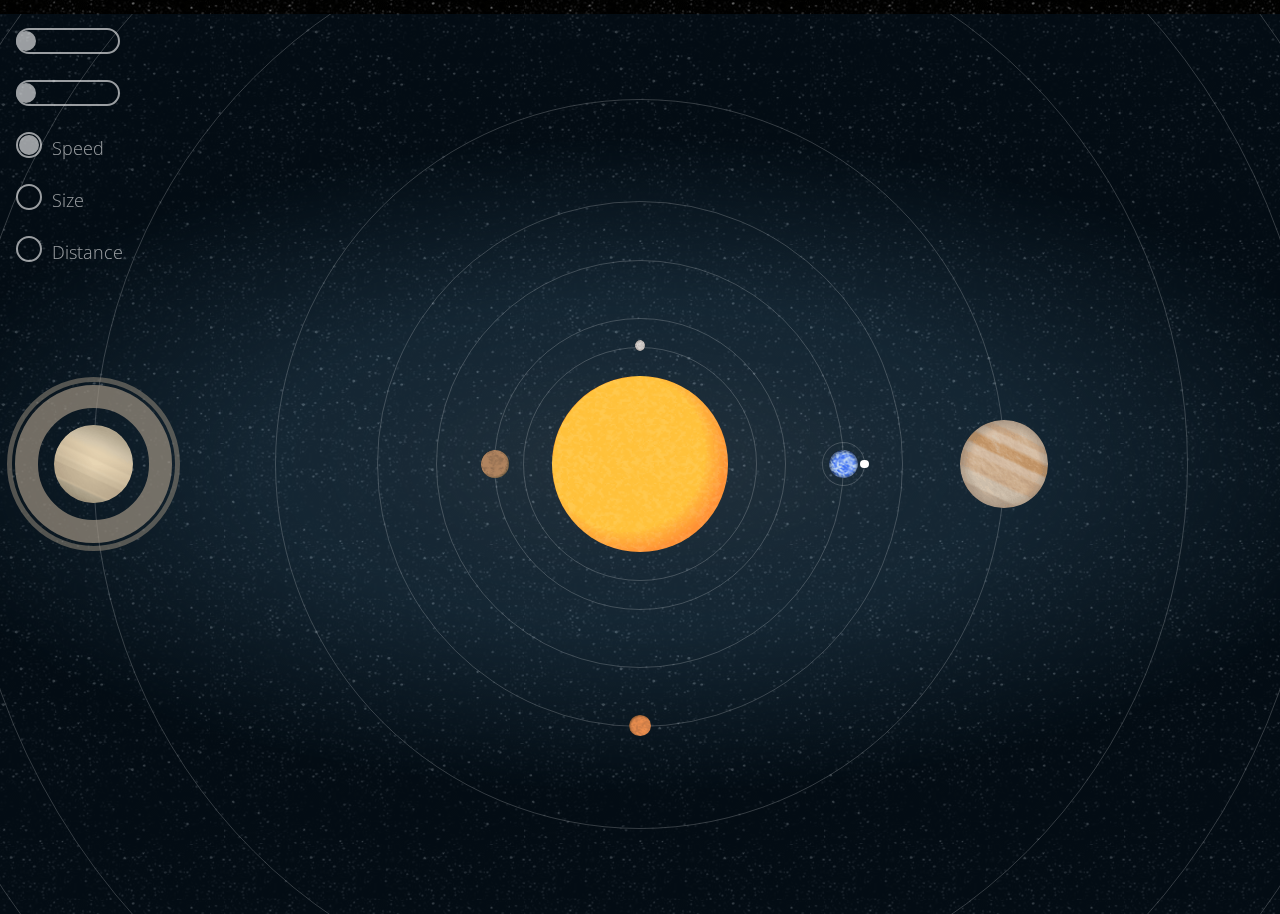
<file: html/solar-system.html>
<!DOCTYPE html>
<html lang="en">
<head>
    <meta charset="UTF-8">
    <meta http-equiv="X-UA-Compatible" content="IE=edge">
    <meta name="viewport" content="width=device-width, initial-scale=1.0">
    <title>Document</title>
    <link rel="stylesheet" href="/styles/solar-system-style.css">
</head>
<body>
    <div class="navbar">
        <a id="toggle-controls">
            <i class="icon-controls">Controls</i>
        </a>
    </div>
    <div id="controls">
        <label class="set-view">
            <input type="checkbox">
        </label>
        <label class="set-zoom">
            <input type="checkbox">
        </label>
        <label>
            <input type="radio" class="set-speed" name="scale" checked>
            <span>Speed</span>
        </label>
        <label>
            <input type="radio" class="set-size" name="scale">
            <span>Size</span>
        </label>
        <label>
            <input type="radio" class="set-distance" name="scale">
            <span>Distance</span>
        </label>
    </div>
    <div id="universe" class="scale-stretched">
        <div id="galaxy">
            <div id="solar-system">
                <div id="mercury" class="orbit">
                    <div class="pos">
                        <div class="planet">
                            <dl class="info">
                                <dt>Mercury</dt>
                                <dd><span></span></dd>
                            </dl>
                        </div>
                    </div>
                </div>
                <div id="venus" class="orbit">
                    <div class="pos">
                        <div class="planet">
                            <dl class="info">
                                <dt>Venus</dt>
                                <dd><span></span></dd>
                            </dl>
                        </div>
                    </div>
                </div>
                <div id="earth" class="orbit">
                    <div class="pos">
                        <div class="orbit">
                            <div class="pos">
                                <div class="moon"></div>
                            </div>
                        </div>
                        <div class="planet">
                            <dl class="info">
                                <dt>Earth</dt>
                                <dd><span></span></dd>
                            </dl>
                        </div>
                    </div>
                </div>
                <div id="mars" class="orbit">
                    <div class="pos">
                        <div class="planet">
                            <dl class="info">
                                <dt>Mars</dt>
                                <dd><span></span></dd>
                            </dl>
                        </div>
                    </div>
                </div>
                <div id="jupiter" class="orbit">
                    <div class="pos">
                        <div class="planet">
                            <dl class="info">
                                <dt>Jupiter</dt>
                                <dd><span></span></dd>
                            </dl>
                        </div>
                    </div>
                </div>
                <div id="saturn" class="orbit">
                    <div class="pos">
                        <div class="planet">
                            <div class="ring"></div>
                            <dl class="info">
                                <dt>Saturn</dt>
                                <dd><span></span></dd>
                            </dl>
                        </div>
                    </div>
                </div>
                <div id="uranus" class="orbit">
                    <div class="pos">
                        <div class="planet">
                            <dl class="info">
                                <dt>Uranus</dt>
                                <dd><span></span></dd>
                            </dl>
                        </div>
                    </div>
                </div>
                <div id="neptune" class="orbit">
                    <div class="pos">
                        <div class="planet">
                            <dl class="info">
                                <dt>Neptune</dt>
                                <dd><span></span></dd>
                            </dl>
                        </div>
                    </div>
                </div>
                <div id="sun">
                    <dl class="info">
                        <dt>Sun</dt>
                        <dd><span></span></dd>
                    </dl>
                </div>
            </div>
        </div>
    </div>
</body>
</html>
</file>
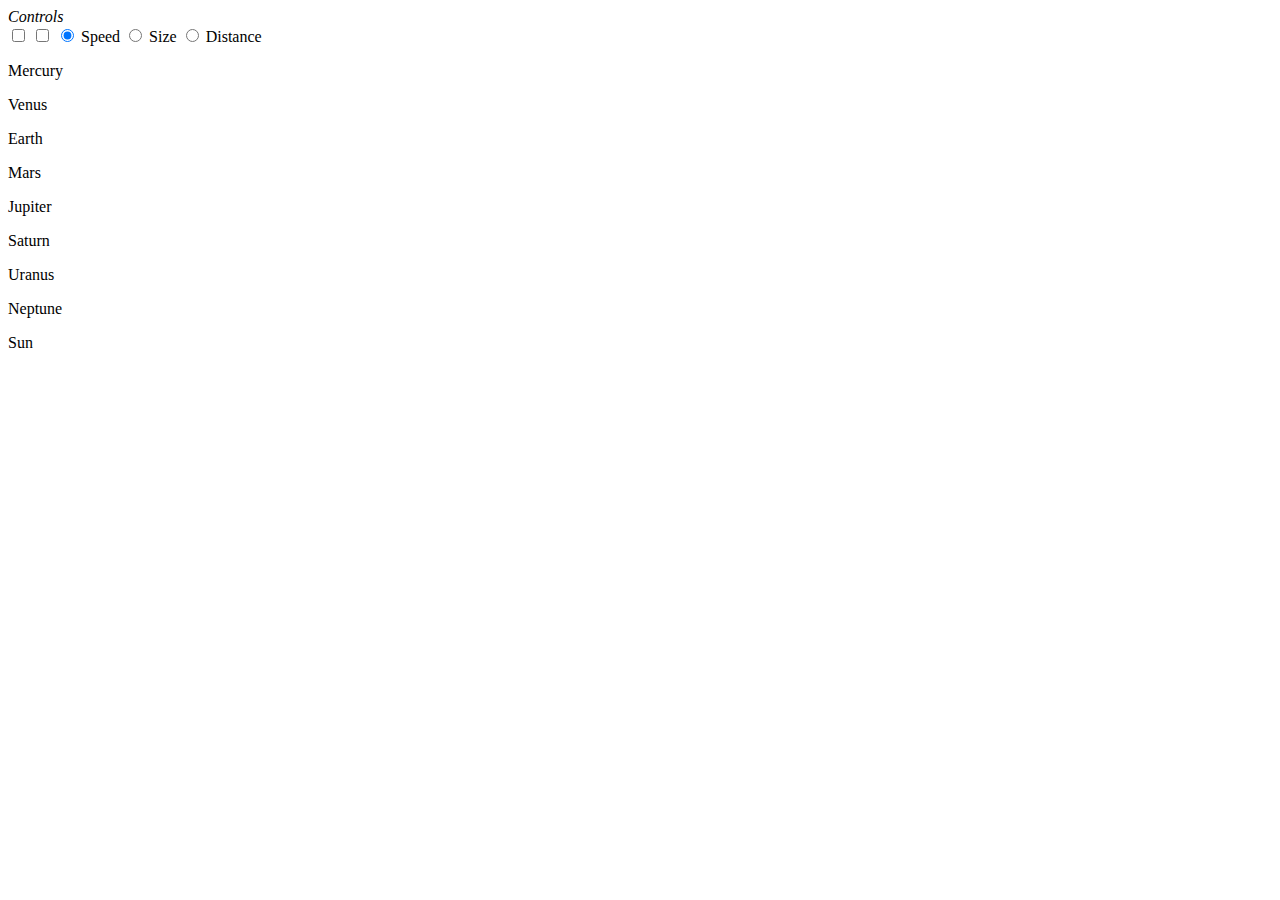
<file: html/solar.html>
<!DOCTYPE html>
<html lang="en">
<head>
    <meta charset="UTF-8">
    <meta http-equiv="X-UA-Compatible" content="IE=edge">
    <meta name="viewport" content="width=device-width, initial-scale=1.0">
    <title>Document</title>
</head>
<body>
    <div class="navbar">
        <a id="toggle-controls">
            <i class="icon-controls">Controls</i>
        </a>
    </div>
    <div id="controls">
        <label class="set-view">
            <input type="checkbox">
        </label>
        <label class="set-zoom">
            <input type="checkbox">
        </label>
        <label>
            <input type="radio" class="set-speed" name="scale" checked>
            <span>Speed</span>
        </label>
        <label>
            <input type="radio" class="set-size" name="scale">
            <span>Size</span>
        </label>
        <label>
            <input type="radio" class="set-distance" name="scale">
            <span>Distance</span>
        </label>
    </div>
    <div id="universe" class="scale-stretched">
        <div id="galaxy">
            <div id="solar-system">
                <div id="mercury" class="orbit">
                    <div class="pos">
                        <div class="planet">
                            <dl class="info">
                                <dt>Mercury</dt>
                                <dd><span></span></dd>
                            </dl>
                        </div>
                    </div>
                </div>
                <div id="venus" class="orbit">
                    <div class="pos">
                        <div class="planet">
                            <dl class="info">
                                <dt>Venus</dt>
                                <dd><span></span></dd>
                            </dl>
                        </div>
                    </div>
                </div>
                <div id="earth" class="orbit">
                    <div class="pos">
                        <div class="orbit">
                            <div class="pos">
                                <div class="moon"></div>
                            </div>
                        </div>
                        <div class="planet">
                            <dl class="info">
                                <dt>Earth</dt>
                                <dd><span></span></dd>
                            </dl>
                        </div>
                    </div>
                </div>
                <div id="mars" class="orbit">
                    <div class="pos">
                        <div class="planet">
                            <dl class="info">
                                <dt>Mars</dt>
                                <dd><span></span></dd>
                            </dl>
                        </div>
                    </div>
                </div>
                <div id="jupiter" class="orbit">
                    <div class="pos">
                        <div class="planet">
                            <dl class="info">
                                <dt>Jupiter</dt>
                                <dd><span></span></dd>
                            </dl>
                        </div>
                    </div>
                </div>
                <div id="saturn" class="orbit">
                    <div class="pos">
                        <div class="planet">
                            <div class="ring"></div>
                            <dl class="info">
                                <dt>Saturn</dt>
                                <dd><span></span></dd>
                            </dl>
                        </div>
                    </div>
                </div>
                <div id="uranus" class="orbit">
                    <div class="pos">
                        <div class="planet">
                            <dl class="info">
                                <dt>Uranus</dt>
                                <dd><span></span></dd>
                            </dl>
                        </div>
                    </div>
                </div>
                <div id="neptune" class="orbit">
                    <div class="pos">
                        <div class="planet">
                            <dl class="info">
                                <dt>Neptune</dt>
                                <dd><span></span></dd>
                            </dl>
                        </div>
                    </div>
                </div>
                <div id="sun">
                    <dl class="info">
                        <dt>Sun</dt>
                        <dd><span></span></dd>
                    </dl>
                </div>
            </div>
        </div>
    </div>
</body>
</html>
</file>
<file: styles/solar-system-style.css>
@import url('https://fonts.googleapis.com/css2?family=Open+Sans&display=swap');

* {
    margin: 0;
    padding: 0;
    box-sizing: border-box;
}

body {
    font-size: 10px;
    font-family: 'Open Sans', sans-serif;
    font-weight: 300;
    background-color: #08090A;   
}

#universe {
    z-index: 1;
    position: absolute;
    overflow: hidden;
    width: 100%;
    height: 100%;
    background-position: center 40%;
    background-repeat: no-repeat;
    background-size: cover;
}

#galaxy {
    position: relative;
    width: 100%;
    height: 100%;
}

#solar-system {
    position: absolute;
    width: 100%;
    height: 100%;
    transform-style: preserve-3d;
}

.orbit {
    position: absolute;
    top: 50%;
    left: 50%;
    border: 1px solid rgba(255, 255, 255, 0.2);
    border-radius: 50%;
    transform-style: preserve-3d;
    animation-name: orbit;
    animation-iteration-count: infinite;
    animation-timing-function: linear;
}

.orbit .orbit {
    animation-name: suborbit;
}

.pos {
    position: absolute;
    top: 50%;
    width: 2em;
    height: 2em;
    margin-top: -1em;
    margin-left: -1em;
    transform-style: preserve-3d;
    animation-name: invert;
    animation-iteration-count: infinite;
    animation-timing-function: linear;
}

#sun, .planet, #earth .moon {
    position: absolute;
    top: 50%;
    left: 50%;
    width: 1em;
    height: 1em;
    margin-top: -0.5em;
    margin-left: -0.5em;
    border-radius: 50%;
    transform-style: preserve-3d;
}

#sun {
    background-color: #fb7209;
    background-repeat: no-repeat;
    background-size: cover;
    box-shadow: 0 0 60px rgba(255, 160, 60, 0,4);
}

.planet {
    background-color: #202020;
    background-repeat: no-repeat;
    background-size: cover;
    animation-iteration-count: infinite;
    animation-timing-function: linear;
}

.ring {
    position: absolute;
    top: 50%;
    left: 50%;
    border-radius: 50%;
}

#saturn .ring {
    width: 2em;
    height: 2em;
    margin-top: -1em;
    margin-left: -1em;
    border: 0.3em solid rgba(160, 147, 130, 0.7);
    animation-iteration-count: infinite;
    animation-timing-function: linear;
}

#saturn .ring:after {
    border-radius: 50%;
    position: absolute;
    content: '';
    top: 50%;
    left: 50%;
    width: 2.2em;
    height: 2.2em;
    margin-top: -1.1em;
    margin-left: -1.1em;
    border: 0.07em solid rgba(160, 147, 130, 0.5);
    box-sizing: border-box;
}

/* planet index */
#mercury {
    z-index: 10;
}

#venus {
    z-index: 9;
}

#earth {
    z-index: 8;
}

#moon {
    z-index: 7;
}

#mars {
    z-index: 6;
}

#jupiter {
    z-index: 5;
}

#saturn {
    z-index: 4;
}

#uranus {
    z-index: 3;
}

#neptune {
    z-index: 2;
}

#sun {
    z-index: 1;
}

/* animation */
@keyframes orbit {
    0% {
        transform: rotateZ(0deg);
    }

    100% {
        transform: rotateZ(-360deg);
    }
}

@keyframes suborbit {
   0% {
    transform: rotateX(90deg) rotateZ(0deg);
   } 

   100% {
    transform: rotateX(90deg) rotateZ(-360deg);
   }
}

@keyframes invert {
    0% {
        transform: rotateX(-90deg) rotateY(360deg) rotateZ(0deg);
    }

    100% {
        transform: rotateX(-90deg) rotateY(0deg) rotateZ(0deg);
    }
    
}

/* opening */
.view-3D .opening #sun,
.view-3D .opening .orbit,
.view-3D .opening .pos,
.view-3D .opening .planet,
.view-3D .opening .satelite,
.view-3D .opening .ring {
  transition-duration: 4s; 
}

#universe.opening #sun {
  box-shadow: 0 0 0 rgba(255, 160, 60, 0); 
}

/* 2D view */
.view-2D.zoom-large #sun {
    transform-style: flat; 
}
  
.view-2D.zoom-large .orbit {
    transform-style: flat; 
}
  
.view-2D #sun,
.view-2D .ring {
    transform: rotateX(0deg); 
}
  
.view-2D .planet,
.view-2D .moon {
    transform: rotateX(90deg); 
}

/* large zoom */
.zoom-large #solar-system {
    width: 100%;
}

.zoom-large.view-2D.scale-stretched#solar-system {
    font-size: 26%;
}

.zoom-large.view-3D .scale-stretched #solar-system {
    font-size: 62%; 
}
  
.zoom-large.view-2D .scale-d #solar-system {
    font-size: 22%; 
}
  
.zoom-large.view-3D .scale-d #solar-system {
    font-size: 48%; 
}
  
.zoom-large.view-2D .scale-s #solar-system {
    font-size: 7%; 
}
  
.zoom-large.view-3D .scale-s #solar-system {
    font-size: 14%; 
}

/* close zoom */
.zoom-close #solar-system {
    width: 200%;
    font-size: 100%;
}

.zoom-close .scale-stretched #solar-system {
    margin-left: -100%;
}

.zoom-close .scale-d #solar-system {
    margin-left: -106%;
}

.zoom-close.view-2D.scale-d #solar-system {
    font-size: 84%;
}

.zoom-close.view-3D.scale-d #solar-system {
    font-size: 84%;
}

.zoom-close .scale-s #solar-system {
    margin-left: -145%; 
}
  
.zoom-close.view-2D .scale-s #solar-system {
    font-size: 40%; 
}
  
.zoom-close.view-3D .scale-s #solar-system {
    font-size: 40%; 
}
  
.zoom-close .orbit,
.zoom-close .pos,
.zoom-close .planet,
.zoom-close .satelite,
.zoom-close .ring {
    animation-play-state: paused!important;
    animation-duration: 0s!important;
    animation: none!important; 
}
  
.zoom-close.view-2D .planet,
.zoom-close.view-2D .moon {
    transform: rotateX(0deg); 
}
  
.zoom-close.view-3D .planet {
    transform: rotateX(-90deg); 
}
  
.zoom-close.view-3D .moon {
    transform: rotateX(90deg); 
}
  
.zoom-close .pos {
    left: 100%!important;
    top: 50%!important; 
}

/* speed of planet */
#mercury .pos,
#mercury .planet,
#mercury.orbit {
  animation-duration: 2.89016s; 
}

#venus .pos,
#venus .planet,
#venus.orbit {
  animation-duration: 7.38237s; 
}

#earth .pos,
#earth .planet,
#earth.orbit {
  animation-duration: 12.00021s; 
}

#earth .orbit .pos,
#earth .orbit {
  animation-duration: 0.89764s; 
}

#mars .pos,
#mars .planet,
#mars.orbit {
  animation-duration: 22.57017s; 
}

#jupiter .pos,
#jupiter .planet,
#jupiter.orbit {
  animation-duration: 142.35138s; 
}

#saturn .pos,
#saturn .planet,
#saturn.orbit,
#saturn .ring {
  animation-duration: 353.36998s; 
}

#uranus .pos,
#uranus .planet,
#uranus.orbit {
  animation-duration: 1008.20215s; 
}

#neptune .pos,
#neptune .planet,
#neptune.orbit {
  animation-duration: 1977.49584s; 
}

/* planet size */
/* stretched size */
.scale-stretched #sun {
    font-size: 24em; 
}
  
.scale-stretched #mercury .planet {
    font-size: 1.5em; 
}
  
.scale-stretched #venus .planet {
    font-size: 3.72em; 
}
  
.scale-stretched #earth .planet {
    font-size: 3.92em; 
}
  
.scale-stretched #earth .moon {
    font-size: 1.2em; 
}
  
.scale-stretched #mars .planet {
    font-size: 2.9em; 
}
  
.scale-stretched #jupiter .planet {
    font-size: 12em; 
}
  
.scale-stretched #saturn .planet {
    font-size: 10.8em; 
}
  
.scale-stretched #uranus .planet {
    font-size: 4.68em; 
}
  
.scale-stretched #neptune .planet {
    font-size: 4.9em; 
}

/* scaled sizes */
/* (planet radius * 2) * ratio(distanceScaleRatio: 0.000075em) */
/* planets distance scale sizes */
.scale-d #sun {
    font-size: 41.73048em; 
}
  
.scale-d #mercury .planet {
    font-size: 0.14634em; 
}
  
.scale-d #venus .planet {
    font-size: 0.36306em; 
}
  
.scale-d #earth .planet {
    font-size: 0.38226em; 
}
  
.scale-d #earth .moon {
    font-size: 0.08226em; 
}
  
.scale-d #mars .planet {
    font-size: 0.20334em; 
}
  
.scale-d #jupiter .planet {
    font-size: 4.19466em; 
}
  
.scale-d #saturn .planet {
    font-size: 3.49392em; 
}
  
.scale-d #uranus .planet {
    font-size: 1.52172em; 
}
  
.scale-d #neptune .planet {
    font-size: 1.47732em; 
}

/* planet size scale sizes */
.scale-s #sun {
    font-size: 417.3048em; 
}
  
.scale-s #mercury .planet {
    font-size: 1.4634em; 
}
  
.scale-s #venus .planet {
    font-size: 3.6306em; 
}
  
.scale-s #earth .planet {
    font-size: 3.8226em; 
}
  
.scale-s #earth .moon {
    font-size: 0.8226em; 
}
  
.scale-s #mars .planet {
    font-size: 2.0334em; 
}
  
.scale-s #jupiter .planet {
    font-size: 41.9466em; 
}
  
.scale-s #saturn .planet {
    font-size: 34.9392em; 
}
  
.scale-s #uranus .planet {
    font-size: 15.2172em; 
}
  
.scale-s #neptune .planet {
    font-size: 14.7732em; 
}

/* Stretched orbits */
.scale-stretched #mercury.orbit {
    width: 32em;
    height: 32em;
    margin-top: -16em;
    margin-left: -16em; 
}
  
.scale-stretched #venus.orbit {
    width: 40em;
    height: 40em;
    margin-top: -20em;
    margin-left: -20em; 
}
  
.scale-stretched #earth.orbit {
    width: 56em;
    height: 56em;
    margin-top: -28em;
    margin-left: -28em; 
}
  
.scale-stretched #earth .orbit {
    width: 6em;
    height: 6em;
    margin-top: -3em;
    margin-left: -3em; 
}
  
.scale-stretched #mars.orbit {
    width: 72em;
    height: 72em;
    margin-top: -36em;
    margin-left: -36em; 
}
  
.scale-stretched #jupiter.orbit {
    width: 100em;
    height: 100em;
    margin-top: -50em;
    margin-left: -50em; 
}
  
.scale-stretched #saturn.orbit {
    width: 150em;
    height: 150em;
    margin-top: -75em;
    margin-left: -75em; 
}
  
.scale-stretched #uranus.orbit {
    width: 186em;
    height: 186em;
    margin-top: -93em;
    margin-left: -93em; 
}
  
.scale-stretched #neptune.orbit {
    width: 210em;
    height: 210em;
    margin-top: -105em;
    margin-left: -105em; 
}

/* scaled orbits */
/* distance scale orbits */
.scale-d #mercury.orbit {
    width: 44.74176em;
    height: 44.74176em;
    margin-top: -22.37088em;
    margin-left: -22.37088em; 
}
  
.scale-d #venus.orbit {
    width: 47.35737em;
    height: 47.35737em;
    margin-top: -23.67869em;
    margin-left: -23.67869em; 
}
  
.scale-d #earth.orbit {
    width: 49.50959em;
    height: 49.50959em;
    margin-top: -24.75479em;
    margin-left: -24.75479em; 
}
  
.scale-d #mars.orbit {
    width: 53.58356em;
    height: 53.58356em;
    margin-top: -26.79178em;
    margin-left: -26.79178em; 
}
  
.scale-d #jupiter.orbit {
    width: 82.2042em;
    height: 82.2042em;
    margin-top: -41.1021em;
    margin-left: -41.1021em; 
}
  
.scale-d #saturn.orbit {
    width: 115.91713em;
    height: 115.91713em;
    margin-top: -57.95857em;
    margin-left: -57.95857em; 
}
  
.scale-d #uranus.orbit {
    width: 191.00471em;
    height: 191.00471em;
    margin-top: -95.50235em;
    margin-left: -95.50235em; 
}
  
.scale-d #neptune.orbit {
    width: 275.64709em;
    height: 275.64709em;
    margin-top: -137.82355em;
    margin-left: -137.82355em; 
}
  
/* Moon */
.scale-d #earth .orbit {
    width: 1em;
    height: 1em;
    margin-top: -0.5em;
    margin-left: -0.5em; 
}
  
/* size scale orbits */
.scale-s #mercury.orbit {
    width: 441.3048em;
    height: 441.3048em;
    margin-top: -220.6524em;
    margin-left: -220.6524em; 
}
  
.scale-s #venus.orbit {
    width: 457.3048em;
    height: 457.3048em;
    margin-top: -228.6524em;
    margin-left: -228.6524em; 
}
  
.scale-s #earth.orbit {
    width: 473.3048em;
    height: 473.3048em;
    margin-top: -236.6524em;
    margin-left: -236.6524em; 
}
  
.scale-s #mars.orbit {
    width: 489.3048em;
    height: 489.3048em;
    margin-top: -244.6524em;
    margin-left: -244.6524em; 
}
  
.scale-s #jupiter.orbit {
    width: 561.3048em;
    height: 561.3048em;
    margin-top: -280.6524em;
    margin-left: -280.6524em; 
}
  
.scale-s #saturn.orbit {
    width: 705.3048em;
    height: 705.3048em;
    margin-top: -352.6524em;
    margin-left: -352.6524em; 
}
  
.scale-s #uranus.orbit {
    width: 817.3048em;
    height: 817.3048em;
    margin-top: -408.6524em;
    margin-left: -408.6524em; 
}
  
.scale-s #neptune.orbit {
    width: 881.3048em;
    height: 881.3048em;
    margin-top: -440.6524em;
    margin-left: -440.6524em; 
}
  
/* Moon */
.scale-s #earth .orbit {
    width: 1em;
    height: 1em;
    margin-top: -0.5em;
    margin-left: -0.5em; 
}
  
/* text info data */
/* speed */
.set-speed dl.info dd span:after {
    content: 'Orbit Velocity'; 
}
  
.set-speed #sun dl.info dd:after {
    content: '0 km/h'; 
}
  
.set-speed #mercury dl.info dd:after {
    content: '170,503 km/h'; 
}
  
.set-speed #venus dl.info dd:after {
    content: '126,074 km/h';
}
  
.set-speed #earth dl.info dd:after {
    content: '107,218 km/h'; 
}
  
.set-speed #mars dl.info dd:after {
    content: '86,677 km/h'; 
}
  
.set-speed #jupiter dl.info dd:after {
    content: '47,002 km/h'; 
}
  
.set-speed #saturn dl.info dd:after {
    content: '34,701 km/h'; 
}
  
.set-speed #uranus dl.info dd:after {
    content: '24,477 km/h'; 
}
  
.set-speed #neptune dl.info dd:after {
    content: '19,566 km/h'; 
}

/* size */
.set-size dl.info dd span:after {
    content: 'Equatorial Circumference'; 
}
  
.set-size #sun dl.info dd:after {
    content: '4,370,005 km'; 
}
  
.set-size #mercury dl.info dd:after {
    content: '15,329 km'; 
}
  
.set-size #venus dl.info dd:after {
    content: '38,024 km'; 
}
  
.set-size #earth dl.info dd:after {
    content: '40,030 km'; 
}
  
.set-size #mars dl.info dd:after {
    content: '21,296 km'; 
}
  
.set-size #jupiter dl.info dd:after {
    content: '439,263 km'; 
}
  
.set-size #saturn dl.info dd:after {
    content: '365,882 km'; 
}
  
.set-size #uranus dl.info dd:after {
    content: '159,354 km'; 
}
  
.set-size #neptune dl.info dd:after {
    content: '154,704 km'; 
}

/* distance */
.set-distance dl.info dd span:after {
    content: 'From Sun'; 
}
  
.set-distance #sun dl.info dd span:after {
    content: 'From Earth'; 
}
  
.set-distance #sun dl.info dd:after {
    content: '149,598,262 km'; 
}
  
.set-distance #mercury dl.info dd:after {
    content: '57,909,227 km'; 
}
  
.set-distance #venus dl.info dd:after {
    content: '108,209,475 km'; 
}
  
.set-distance #earth dl.info dd:after {
    content: '149,598,262 km'; 
}
  
.set-distance #mars dl.info dd:after {
    content: '227,943,824 km'; 
}
  
.set-distance #jupiter dl.info dd:after {
    content: '778,340,821 km'; 
}
  
.set-distance #saturn dl.info dd:after {
    content: '1,426,666,422 km'; 
}
  
.set-distance #uranus dl.info dd:after {
    content: '2,870,658,186 km'; 
}
  
.set-distance #neptune dl.info dd:after {
    content: '4,498,396,441 km'; 
}

/* planets starting position and lighting effect */
/* mercury */
#mercury .pos {
    left: 50%;
    top: -1%; 
}
  
#mercury .planet {
    animation-name: shadow-mercury; 
}
  
@keyframes shadow-mercury {
    0% {
      box-shadow: inset 0 0 1px rgba(0, 0, 0, 0.5);
      /* TOP */ 
    }
  
    25% {
      box-shadow: inset 4px 0 2px rgba(0, 0, 0, 0.5);
      /* LEFT */ 
    }
  
    50% {
      box-shadow: inset 13px -5px 4px rgba(0, 0, 0, 0.5);
      /* BOTTOM */ }
  
    50.01% {
      box-shadow: inset -13px -5px 4px rgba(0, 0, 0, 0.5);
      /* BOTTOM */ 
    }
  
    75% {
      box-shadow: inset -4px 0 2px rgba(0, 0, 0, 0.5);
      /* RIGHT */ 
    }
  
    100% {
      box-shadow: inset 0 0 1px rgba(0, 0, 0, 0.5);
      /* TOP */ 
    } 
}
  
.scaled.view-2D #mercury .planet,
.scaled.view-3D #mercury .planet {
    box-shadow: inset -4px 0 2px rgba(0, 0, 0, 0.5);
    /* RIGHT */ 
}

/* venus */
#venus .pos {
  left: 0;
  top: 50%; 
}

#venus .planet {
  animation-name: shadow-venus; 
}

@keyframes shadow-venus {
  0% {
    box-shadow: inset 4px 0 2px rgba(0, 0, 0, 0.5);
    /* LEFT */ 
  }

  25% {
    box-shadow: inset 22px -20px 10px rgba(0, 0, 0, 0.5);
    /* BOTTOM */ 
  }

  25.5% {
    box-shadow: inset -22px -20px 10px rgba(0, 0, 0, 0.5);
    /* BOTTOM */ 
  }

  50% {
    box-shadow: inset -4px 0 2px rgba(0, 0, 0, 0.5);
    /* RIGHT */ 
  }

  75% {
    box-shadow: inset 0 0 1px rgba(0, 0, 0, 0.5);
    /* TOP */ 
  }

  100% {
    box-shadow: inset 4px 0 2px rgba(0, 0, 0, 0.5);
    /* LEFT */ 
  } 
}

.scaled.view-2D #venus .planet,
.scaled.view-3D #venus .planet {
  box-shadow: inset -4px 0 2px rgba(0, 0, 0, 0.5);
  /* RIGHT */ 
}

/* earth */
#earth .pos {
  left: 100%;
  top: 50%; 
}

#earth .planet {
  animation-name: shadow-earth; 
}

@keyframes shadow-earth {
  0% {
    box-shadow: inset -4px 0 2px rgba(0, 0, 0, 0.5);
    /* RIGHT */ 
  }

  25% {
    box-shadow: inset 0 0 1px rgba(0, 0, 0, 0.5);
    /* TOP */ 
  }

  50% {
    box-shadow: inset 4px 0 2px rgba(0, 0, 0, 0.5);
    /* LEFT */ 
  }

  75% {
    box-shadow: inset 24px -20px 15px rgba(0, 0, 0, 0.5);
    /* BOTTOM */ 
  }

  75.01% {
    box-shadow: inset -24px -20px 15px rgba(0, 0, 0, 0.5);
    /* BOTTOM */ 
  }

  100% {
    box-shadow: inset -4px 0 2px rgba(0, 0, 0, 0.5);
    /* RIGHT */ 
  } 
}

.scaled.view-2D #earth .planet,
.scaled.view-3D #earth .planet {
  box-shadow: inset -4px 0 2px rgba(0, 0, 0, 0.5);
  /* RIGHT */ 
}

/* moon */
#earth .orbit .pos {
  left: 100%;
  top: 50%; 
}

/* mars */
#mars .pos {
  left: 50%;
  top: 100%; 
}

#mars .planet {
  animation-name: shadow-mars; 
}

@keyframes shadow-mars {
  0% {
    box-shadow: inset -18px -10px 10px rgba(0, 0, 0, 0.5);
    /* BOTTOM */
  }

  25% {
    box-shadow: inset -4px 0 2px rgba(0, 0, 0, 0.5);
    /* RIGHT */ 
  }

  50% {
    box-shadow: inset 0 1px 1px rgba(0, 0, 0, 0.5);
    /* TOP */
  }

  75% {
    box-shadow: inset 4px 0 2px rgba(0, 0, 0, 0.5);
    /* LEFT */
  }

  99.99% {
    box-shadow: inset 18px -10px 10px rgba(0, 0, 0, 0.5);
    /* BOTTOM */
  }

  100% {
    box-shadow: inset -18px -10px 10px rgba(0, 0, 0, 0.5);
    /* BOTTOM */
  } 
}

.scaled.view-2D #mars .planet,
.scaled.view-3D #mars .planet {
  box-shadow: inset -4px 0 2px rgba(0, 0, 0, 0.5);
  /* RIGHT */ 
}

/* jupiter */
#jupiter .pos {
  left: 100%;
  top: 50%;
}

#jupiter .planet {
  animation-name: shadow-jupiter; 
}

@keyframes shadow-jupiter {
  0% {
    box-shadow: inset -16px 0 5px rgba(0, 0, 0, 0.5);
    /* RIGHT */ 
  }

  25% {
    box-shadow: inset 0 3px 2px rgba(0, 0, 0, 0.5);
    /* TOP */ 
  }

  50% {
    box-shadow: inset 16px 0 5px rgba(0, 0, 0, 0.5);
    /* LEFT */ 
  }

  75% {
    box-shadow: inset 94px -30px 40px rgba(0, 0, 0, 0.5);
    /* BOTTOM */
  }

  75.01% {
    box-shadow: inset -94px -30px 40px rgba(0, 0, 0, 0.5);
    /* BOTTOM */ 
  }

  100% {
    box-shadow: inset -16px 0 5px rgba(0, 0, 0, 0.5);
    /* RIGHT */ 
  } 
}

.scaled.view-2D #jupiter .planet,
.scaled.view-3D #jupiter .planet {
  box-shadow: inset -16px 0 5px rgba(0, 0, 0, 0.5);
  /* RIGHT */ 
}

/* saturn */
#saturn .pos {
  left: 0%;
  top: 50%; 
}

#saturn .planet {
  animation-name: shadow-saturn; 
}

@keyframes shadow-saturn {
  0% {
    box-shadow: inset 16px 0 5px rgba(0, 0, 0, 0.5);
    /* LEFT */ 
  }

  25% {
    box-shadow: inset 80px -30px 50px rgba(0, 0, 0, 0.5);
    /* BOTTOM */
  }

  25.01% {
    box-shadow: inset -94px -30px 40px rgba(0, 0, 0, 0.5);
    /* BOTTOM */
  }

  50% {
    box-shadow: inset -16px 0 5px rgba(0, 0, 0, 0.5);
    /* RIGHT */
  }

  75% {
    box-shadow: inset -2px 3px 2px rgba(0, 0, 0, 0.5);
    /* TOP */
  }

  100% {
    box-shadow: inset 16px 0 5px rgba(0, 0, 0, 0.5);
    /* LEFT */ 
  } 
}

.scaled.view-2D #saturn .planet,
.scaled.view-3D #saturn .planet {
  box-shadow: inset -16px 0 5px rgba(0, 0, 0, 0.5);
  /* RIGHT */ 
}

/*/ saturn ring */
#saturn .ring { 
    animation-name: shadow-saturn-ring; 
}

@keyframes shadow-saturn-ring { 
    0% { 
        box-shadow: inset -16px 0 4px rgba(20, 40, 50, 0.45); 
        opacity: .4; 
    }
    25% { 
        box-shadow: inset -5px -30px 12px rgba(20, 40, 50, 0.3);  
        opacity: 1; 
    }
    25.01% { 
        box-shadow: inset 5px -30px 12px rgba(20, 40, 50, 0.3);  
        opacity: 1; 
    }
    50% { 
        box-shadow: inset 16px 0 4px rgba(20, 40, 50, 0.45); 
        opacity: .4; 
    }
    75% { 
        box-shadow: inset 0 30px 50px rgba(20, 40, 50, 0);  
        opacity: .3; 
    }
    100% {
        box-shadow: inset -16px 0 4px rgba(20, 40, 50, 0.45); 
        opacity: .4; 
    }
}

.scaled.view-2D #saturn .ring,
.scaled.view-3D #saturn .ring { 
    box-shadow: inset 16px 0 4px rgba(20, 40, 50, 0.6); 
}

/* uranus  */
#uranus .pos {
  left: 0;
  top: 50%; 
}

#uranus .planet {
  animation-name: shadow-uranus; 
}

@keyframes shadow-uranus {
  0% {
    box-shadow: inset 8px 0 5px rgba(0, 0, 0, 0.5);
    /* LEFT */ 
  }

  25% {
    box-shadow: inset 40px -15px 40px rgba(0, 0, 0, 0.5);
    /* BOTTOM */ 
  }

  25.01% {
    box-shadow: inset -40px -15px 40px rgba(0, 0, 0, 0.5);
    /* BOTTOM */ 
  }

  50% {
    box-shadow: inset -8px 0 5px rgba(0, 0, 0, 0.5);
    /* RIGHT */ 
  }

  75% {
    box-shadow: inset 0 0 2px rgba(0, 0, 0, 0.5);
    /* TOP */ 
  }

  100% {
    box-shadow: inset 8px 0 5px rgba(0, 0, 0, 0.5);
    /* LEFT */ 
  } 
}

.scaled.view-2D #uranus .planet,
.scaled.view-3D #uranus .planet {
  box-shadow: inset -8px 0 5px rgba(0, 0, 0, 0.5);
  /* RIGHT */
}

/* neptune ; pos: Top */
#neptune .pos {
  left: 50%;
  top: 0; 
}

#neptune .planet {
  animation-name: shadow-neptune; 
}

@keyframes shadow-neptune {
  0% {
    box-shadow: inset 0 0 2px rgba(0, 0, 0, 0.5);
    /* TOP */ 
  }

  25% {
    box-shadow: inset 12px 0 5px rgba(0, 0, 0, 0.5);
    /* LEFT */ 
  }

  50% {
    box-shadow: inset 50px -15px 40px rgba(0, 0, 0, 0.5);
    /* BOTTOM */
  }

  50.01% {
    box-shadow: inset -50px -15px 40px rgba(0, 0, 0, 0.5);
    /* BOTTOM */
  }

  75% {
    box-shadow: inset -12px 0 5px rgba(0, 0, 0, 0.5);
    /* RIGHT */ 
  }

  100% {
    box-shadow: inset 0 0 2px rgba(0, 0, 0, 0.5);
    /* TOP */ 
  }
}

.scaled.view-2D #neptune .planet,
.scaled.view-3D #neptune .planet {
  box-shadow: inset -12px 0 5px rgba(0, 0, 0, 0.5);
  /* RIGHT */ 
}

/* navigation style */
dl.info {
  position: absolute;
  display: block;
  opacity: 0;
  width: 100%;
  height: 100%;
  margin-top: -90%;
  margin-left: 90%;
  padding-left: 100%;
  transform-origin: 100% 100%;
  transform-style: preserve-3d;
  transform: rotateX(90deg); 
}

dl.info:before {
  position: absolute;
  content: '';
  width: 15px;
  height: 30px;
  left: 15px;
  bottom: 0;
  border-top: 1px solid white;
  border-left: 1px solid white;
  transform-style: preserve-3d;
  transform: skew(-45deg, 0deg);
  box-shadow: inset 1px 1px black; 
}

dl.info dt {
  position: absolute;
  left: 50px;
  margin-bottom: 26px;
  bottom: 30px;
  color: #FFF;
  font-size: 14px;
  text-shadow: 1px 1px 2px black;
}

dl.info dd:after {
  position: absolute;
  left: 50px;
  bottom: 30px;
  width: 300px;
  color: #FFF;
  font-size: 22px;
  text-shadow: 1px 1px 2px black; 
}

dl.info dd span:after {
  position: absolute;
  left: 50px;
  bottom: 14px;
  width: 300px;
  color: #FFF;
  font-size: 11px;
  text-shadow: 1px 1px 2px black; 
}

.sun #sun .info,
.mercury #mercury .info,
.venus #venus .info,
.earth #earth .info,
.mars #mars .info,
.jupiter #jupiter .info,
.saturn #saturn .info,
.uranus #uranus .info,
.neptune #neptune .info {
  display: block;
  opacity: 1;
  transform: rotateX(0deg); 
}

.mercury #mercury.orbit,
.venus #venus.orbit,
.earth #earth.orbit,
.mars #mars.orbit,
.jupiter #jupiter.orbit,
.saturn #saturn.orbit,
.uranus #uranus.orbit,
.neptune #neptune.orbit {
  border: 1px solid rgba(255, 255, 255, 0.8); 
}

.hide-UI h1,
.hide-UI #data,
.hide-UI dl.info,
.hide-UI #controls {
  opacity: 0!important;
  margin-top: -30px; 
}

.hide-UI #data {
  margin-bottom: -30px; 
}

.hide-UI .orbit {
  border: 1px solid rgba(255, 255, 255, 0.2) !important; 
}

h1 {
  width: 100%;
  font-weight: 600;
  font-size: 14px;
  text-align: center;
  color: rgba(255, 255, 255, 0.8);
}

h1 span, #navbar h1 a {
  display: inline;
  position: relative;
  padding: 0;
  font-weight: 300;
  font-size: 14px;
  text-align: center;
  color: rgba(255, 255, 255, 0.5); 
}

#navbar, #controls, #data {
  background: rgba(0, 0, 0, 0.4); }

#navbar {
  z-index: 99;
  position: absolute;
  top: 0;
  left: 0;
  padding: 16px;
  width: 100%;
  height: 48px; 
}

#navbar a, #data a, #controls label {
  color: rgba(255, 255, 255, 0.6);
  display: block;
  position: relative;
  text-decoration: none; 
}

#navbar a:hover, #data a:hover, #controls label:hover {
  color: #FFF;
}

#data a.active {
  color: #0CF; 
}

#navbar a {
  position: absolute;
  top: 0;
  height: 48px;
  padding: 16px;
  font-size: 14px; 
}

#toggle-data {
  left: 0;
}

#toggle-controls {
  right: 0; 
}

#data, #controls {
  z-index: 99;
  position: fixed;
  opacity: 1;
  top: 49px;
  padding: 16px;
}

.data-close #data {
  left: -100%; 
}

.data-open #data {
  left: 0px; 
}

.controls-close #controls {
  right: -100%;
}

.controls-open #controls {
  right: 0px; 
}

#data a {
  margin-bottom: 1px;
  padding: 6px 10px;
  font-size: 18px;
}

#controls label {
  opacity: .6;
  height: 24px;
  margin-bottom: 28px;
}

#controls label:hover {
  opacity: 1; 
}

#controls label:before {
  position: absolute;
  display: block;
  width: 20px;
  height: 20px;
  margin-top: 3px;
  text-align: center;
  color: #FFF;
  z-index: 99;
}

#controls label span {
  display: block;
  margin-left: 36px;
  padding-top: 4px;
  font-size: 18px;
  color: #FFF; 
}

#controls input {
  display: block;
  appearance: none; 
}

#controls input[type="radio"]:before {
  content: '';
  display: block;
  position: absolute;
  width: 22px;
  height: 22px;
  border: 2px solid #FFF;
  border-radius: 16px; 
}

#controls input:checked[type="radio"]:after {
  content: '';
  display: block;
  top: 3px;
  margin-left: 3px;
  position: absolute;
  width: 20px;
  height: 20px;
  border-radius: 10px;
  background: #FFF;
  z-index: 99;
}

#controls input[type="checkbox"]:before {
  content: '';
  display: block;
  position: absolute;
  width: 100px;
  height: 22px;
  border: 2px solid #FFF;
  border-radius: 16px; 
}

#controls input[type="checkbox"]:after {
  content: '';
  display: block;
  top: 3px;
  position: absolute;
  width: 20px;
  height: 20px;
  border-radius: 10px;
  background: #FFF;
  z-index: 99;
}

#controls label.set-view:before {
  font: bold small-caps 11px/20px sans-serif; 
}

.view-3D #controls label.set-view:before {
  content: '2D';
  margin-left: 82px; 
}

.view-2D #controls label.set-view:before {
  content: '3D';
  margin-left: 7px;
}

.view-3D #controls .set-view input:after {
  margin-left: 3px;
}

.view-2D #controls .set-view input:after {
  margin-left: 81px; 
}

#controls label.set-zoom:before {
  font: normal small-caps 18px/14px sans-serif; 
}

.zoom-large #controls label.set-zoom:before {
  content: '+';
  margin-left: 82px;
}

.zoom-close #controls label.set-zoom:before {
  content: '-';
  margin-left: 7px; 
}

.zoom-large #controls .set-zoom input:after {
  margin-left: 3px; 
}

.zoom-close #controls .set-zoom input:after {
  margin-left: 81px;
}

/* transition */
.pos {
  transition-property: top, left; 
}

#solar-system, .orbit,
.planet,
.satelite,
.ring {
  transition-property: width, height, top, left, margin-left, margin-top, webkit-transform; 
}

#sun, .icon {
  transition-property: width, height, webkit-transform; 
}

#solar-system,
#sun,
.orbit,
.pos,
.planet,
.satelite,
.ring,
.infos,
.icon {
  transition-duration: .8s;
  transition-timing-function: ease-in-out; 
}

#solar-system,
#sun,
.planet,
.satelite,
.ring {
  transition-delay: 0s; 
}

.pos {
  transition-delay: 1s; 
}

.opening #solar-system,
.opening #sun,
.opening .orbit,
.opening .pos,
.opening .planet,
.opening .satelite,
.opening .ring,
.opening .infos,
.opening h1,
.opening #data,
.opening dl.infos,
.opening #controls {
  transition-duration: 0s;
  transition-delay: 0s; 
}

.opening .pos {
  transition-delay: 0s; 
}

h1, #data, #controls {
  transition-property: opacity, margin;
  transition-duration: .8s;
  transition-timing-function: ease-in-out; 
}

h1 {
  transition-delay: .35s;
}

#data {
  transition-delay: .7s;
}

#controls {
  transition-delay: 1s; 
}

/* images */
body {
  background-image: url([data-uri]); 
}

#universe {
  background-image: url([data-uri]); 
}

#sun {
  background-image: url([data-uri]); 
}

#mercury .planet {
  background-image: url([data-uri]); }

#venus .planet {
  background-image: url([data-uri]); 
}

#earth .planet {
  background-image: url([data-uri]); 
}

#earth .moon {
  background-color: white; 
}

#mars .planet {
  background-image: url([data-uri]); 
}

#jupiter .planet {
  background-image: url([data-uri]); 
}

#saturn .planet {
  background-image: url([data-uri]); 
}

#uranus .planet {
  background-image: url([data-uri]); 
}

#neptune .planet {
  background-image: url([data-uri]); 
}

/* responsive styles */
@media screen and (max-width: 299px) {
  #universe {
    font-size: 20%; 
  } 
}

@media screen and (min-width: 300px) {
  #universe {
    font-size: 24%; 
  } 
}

@media screen and (min-width: 500px) {
  #universe {
    font-size: 36%; 
  }
}

@media screen and (min-width: 600px) {
  #universe {
    font-size: 44%; 
  }
}

@media screen and (min-width: 760px) {
  #universe {
    font-size: 58%; 
  }
}

@media screen and (min-width: 1000px) {
  #universe {
    font-size: 73%; 
  }

  #navbar, #controls, #data {
    background: transparent; 
  }

  #navbar a {
    display: none; 
  }

  h1 {
    font-size: 22px;
    margin-top: 8px; 
  }

  #controls {
    padding-right: 32px;
    top: 12px;
  }

  #data {
    position: fixed;
    top: inherit;
    bottom: 0;
    width: 100%;
    text-align: center; 
  }

  #data a {
    display: inline-block;
    text-align: center;
    font-size: 20px;
    padding: 15px 15px; 
  }

  .data-open #data, .data-close #data {
    left: 0px;
  }

  .controls-open #controls, .controls-close #controls {
    right: 0px; 
  }
}

@media screen and (min-width: 1300px) {
  #universe {
    font-size: 100%;
  }
}

@media screen and (min-width: 1600px) {
  .zoom-close .scale-d #solar-system {
    margin-left: -120%; 
  }
}
</file>
